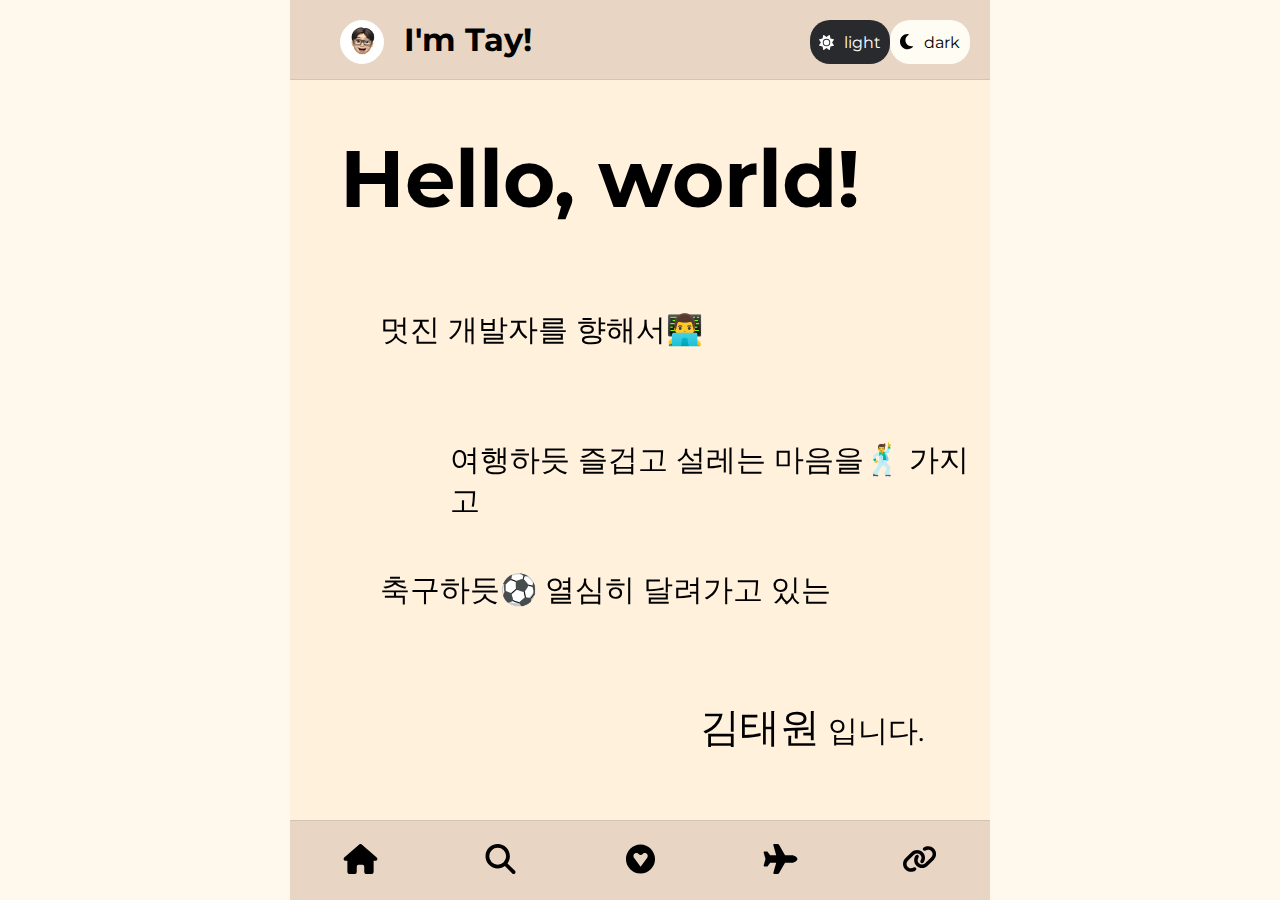
<file: index.html>
<!DOCTYPE html>
<html lang="en">
<head>
    <meta charset="UTF-8">
    <meta http-equiv="X-UA-Compatible" content="IE=edge">
    <meta name="viewport" content="width=device-width, initial-scale=1.0">
    <title>김태원's 자기소개</title>
    <link rel="preconnect" href="https://fonts.googleapis.com">
<link rel="preconnect" href="https://fonts.gstatic.com" crossorigin>
<link href="https://fonts.googleapis.com/css2?family=Montserrat:wght@300;400;500;600;700&family=Poppins:wght@100&display=swap" rel="stylesheet">
    <link rel="stylesheet" href="./main.css">
</head>
<body>
    <div class="wrap">

        <header class="headerContainer">
            <div class="headerBox">

                <h1 class="title"><span><img src="./img/profileicon.png" class="profileImg"></span> I'm Tay!</h1>
                <div class="modeChange">
                    <div class="lightMode"><svg xmlns="http://www.w3.org/2000/svg" viewBox="0 0 512 512"><path d="M361.5 1.2c5 2.1 8.6 6.6 9.6 11.9L391 121l107.9 19.8c5.3 1 9.8 4.6 11.9 9.6s1.5 10.7-1.6 15.2L446.9 256l62.3 90.3c3.1 4.5 3.7 10.2 1.6 15.2s-6.6 8.6-11.9 9.6L391 391 371.1 498.9c-1 5.3-4.6 9.8-9.6 11.9s-10.7 1.5-15.2-1.6L256 446.9l-90.3 62.3c-4.5 3.1-10.2 3.7-15.2 1.6s-8.6-6.6-9.6-11.9L121 391 13.1 371.1c-5.3-1-9.8-4.6-11.9-9.6s-1.5-10.7 1.6-15.2L65.1 256 2.8 165.7c-3.1-4.5-3.7-10.2-1.6-15.2s6.6-8.6 11.9-9.6L121 121 140.9 13.1c1-5.3 4.6-9.8 9.6-11.9s10.7-1.5 15.2 1.6L256 65.1 346.3 2.8c4.5-3.1 10.2-3.7 15.2-1.6zM160 256a96 96 0 1 1 192 0 96 96 0 1 1 -192 0zm224 0a128 128 0 1 0 -256 0 128 128 0 1 0 256 0z"/></svg>light</div>
                    <div class="darkMode"><svg xmlns="http://www.w3.org/2000/svg" viewBox="0 0 384 512"><path d="M223.5 32C100 32 0 132.3 0 256S100 480 223.5 480c60.6 0 115.5-24.2 155.8-63.4c5-4.9 6.3-12.5 3.1-18.7s-10.1-9.7-17-8.5c-9.8 1.7-19.8 2.6-30.1 2.6c-96.9 0-175.5-78.8-175.5-176c0-65.8 36-123.1 89.3-153.3c6.1-3.5 9.2-10.5 7.7-17.3s-7.3-11.9-14.3-12.5c-6.3-.5-12.6-.8-19-.8z"/></svg>dark</div>
                </div>
            </div>
        </header>

        <div class="postContainer">

            <div class="postBox">
                <h2 class="postTitle">Hello, world!</h2>
                <p class="mainPost1">멋진 개발자를 향해서👨‍💻</p>
                <p class="mainPost2">여행하듯 즐겁고 설레는 마음을🕺 가지고</p>
                <p class="mainPost3">축구하듯⚽️ 열심히 달려가고 있는</p>
                <p class="mainPost4"><span>김태원</span> 입니다.</p>
            </div>
        </div>
        
        <nav class="navContainer">
            <ul class="navBox">

                <li class="main">
                    <a href="./index.html"><svg xmlns="http://www.w3.org/2000/svg" viewBox="0 0 576 512"><path d="M575.8 255.5c0 18-15 32.1-32 32.1h-32l.7 160.2c0 2.7-.2 5.4-.5 8.1V472c0 22.1-17.9 40-40 40H456c-1.1 0-2.2 0-3.3-.1c-1.4 .1-2.8 .1-4.2 .1H416 392c-22.1 0-40-17.9-40-40V448 384c0-17.7-14.3-32-32-32H256c-17.7 0-32 14.3-32 32v64 24c0 22.1-17.9 40-40 40H160 128.1c-1.5 0-3-.1-4.5-.2c-1.2 .1-2.4 .2-3.6 .2H104c-22.1 0-40-17.9-40-40V360c0-.9 0-1.9 .1-2.8V287.6H32c-18 0-32-14-32-32.1c0-9 3-17 10-24L266.4 8c7-7 15-8 22-8s15 2 21 7L564.8 231.5c8 7 12 15 11 24z"/></svg></a>
                </li>

                <li class="about">
                    <a href="./about.html"><svg xmlns="http://www.w3.org/2000/svg" viewBox="0 0 512 512"><path d="M416 208c0 45.9-14.9 88.3-40 122.7L502.6 457.4c12.5 12.5 12.5 32.8 0 45.3s-32.8 12.5-45.3 0L330.7 376c-34.4 25.2-76.8 40-122.7 40C93.1 416 0 322.9 0 208S93.1 0 208 0S416 93.1 416 208zM208 352a144 144 0 1 0 0-288 144 144 0 1 0 0 288z"/></svg></a>
                </li>

                <li class="favorite">
                    <a href="./favorite.html"><svg xmlns="http://www.w3.org/2000/svg" viewBox="0 0 496 512"><path d="M248 8C111.1 8 0 119.1 0 256s111.1 248 248 248 248-111.1 248-248S384.9 8 248 8zm114.6 226.4l-113 152.7-112.7-152.7c-8.7-11.9-19.1-50.4 13.6-72 28.1-18.1 54.6-4.2 68.5 11.9 15.9 17.9 46.6 16.9 61.7 0 13.9-16.1 40.4-30 68.1-11.9 32.9 21.6 22.6 60 13.8 72z"/></svg></a>
                </li>

                <li class="travel">
                    <a href="./travel.html" ><svg xmlns="http://www.w3.org/2000/svg" viewBox="0 0 576 512" ><path d="M482.3 192c34.2 0 93.7 29 93.7 64c0 36-59.5 64-93.7 64l-116.6 0L265.2 495.9c-5.7 10-16.3 16.1-27.8 16.1l-56.2 0c-10.6 0-18.3-10.2-15.4-20.4l49-171.6L112 320 68.8 377.6c-3 4-7.8 6.4-12.8 6.4l-42 0c-7.8 0-14-6.3-14-14c0-1.3 .2-2.6 .5-3.9L32 256 .5 145.9c-.4-1.3-.5-2.6-.5-3.9c0-7.8 6.3-14 14-14l42 0c5 0 9.8 2.4 12.8 6.4L112 192l102.9 0-49-171.6C162.9 10.2 170.6 0 181.2 0l56.2 0c11.5 0 22.1 6.2 27.8 16.1L365.7 192l116.6 0z"/></svg></a>
                </li>

                <li class="contact">
                    <a href="./contact.html"><svg xmlns="http://www.w3.org/2000/svg" viewBox="0 0 640 512"><path d="M562.8 267.7c56.5-56.5 56.5-148 0-204.5c-50-50-128.8-56.5-186.3-15.4l-1.6 1.1c-14.4 10.3-17.7 30.3-7.4 44.6s30.3 17.7 44.6 7.4l1.6-1.1c32.1-22.9 76-19.3 103.8 8.6c31.5 31.5 31.5 82.5 0 114L405.3 334.8c-31.5 31.5-82.5 31.5-114 0c-27.9-27.9-31.5-71.8-8.6-103.8l1.1-1.6c10.3-14.4 6.9-34.4-7.4-44.6s-34.4-6.9-44.6 7.4l-1.1 1.6C189.5 251.2 196 330 246 380c56.5 56.5 148 56.5 204.5 0L562.8 267.7zM43.2 244.3c-56.5 56.5-56.5 148 0 204.5c50 50 128.8 56.5 186.3 15.4l1.6-1.1c14.4-10.3 17.7-30.3 7.4-44.6s-30.3-17.7-44.6-7.4l-1.6 1.1c-32.1 22.9-76 19.3-103.8-8.6C57 372 57 321 88.5 289.5L200.7 177.2c31.5-31.5 82.5-31.5 114 0c27.9 27.9 31.5 71.8 8.6 103.9l-1.1 1.6c-10.3 14.4-6.9 34.4 7.4 44.6s34.4 6.9 44.6-7.4l1.1-1.6C416.5 260.8 410 182 360 132c-56.5-56.5-148-56.5-204.5 0L43.2 244.3z"/></svg></a>
                </li>
                
            </ul>
        </nav>
        
    </div>
</body>
</html>
</file>
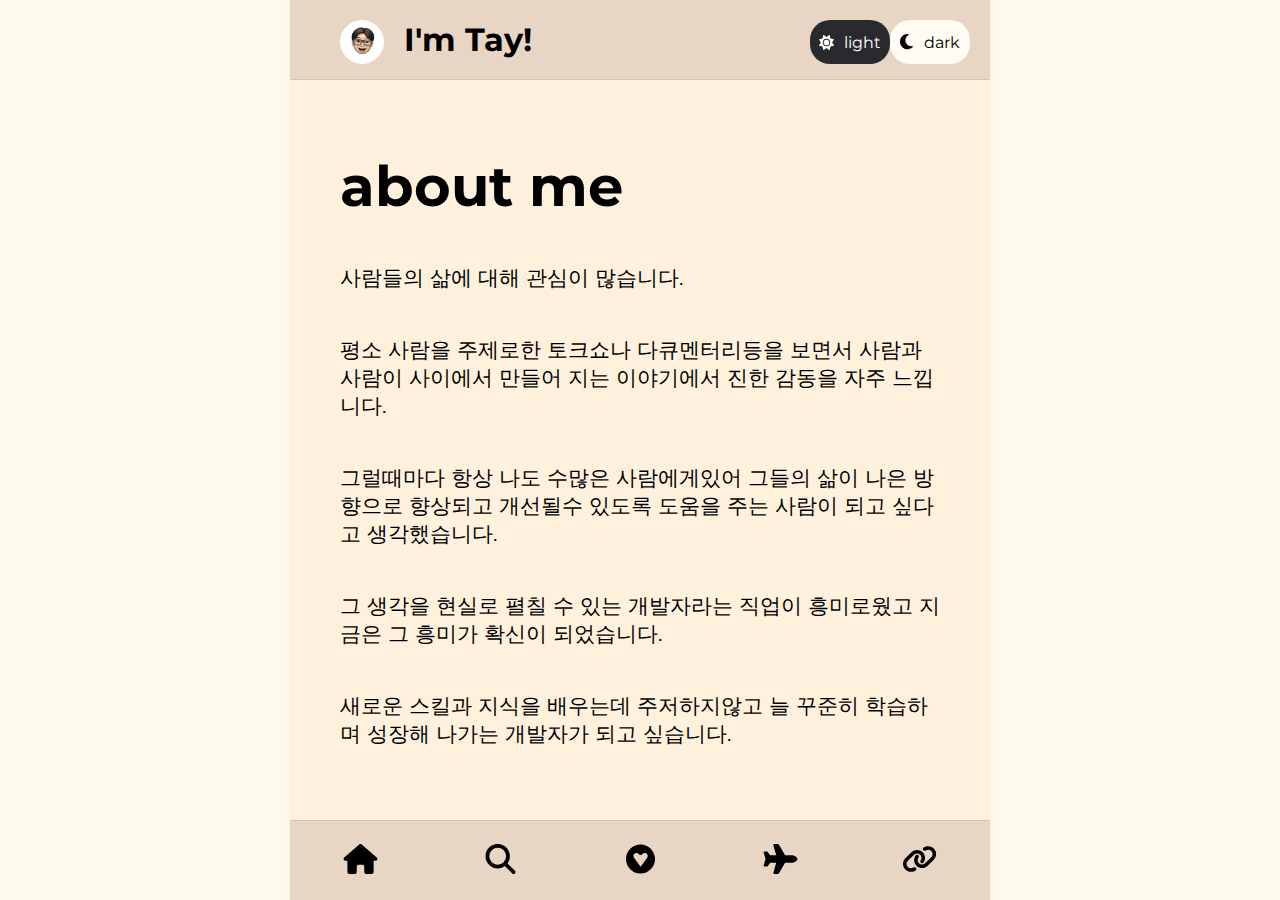
<file: about.html>
<!DOCTYPE html>
<html lang="en">
<head>
    <meta charset="UTF-8">
    <meta http-equiv="X-UA-Compatible" content="IE=edge">
    <meta name="viewport" content="width=device-width, initial-scale=1.0">
    <title>김태원's 자기소개</title>
    <link rel="preconnect" href="https://fonts.googleapis.com">
<link rel="preconnect" href="https://fonts.gstatic.com" crossorigin>
<link href="https://fonts.googleapis.com/css2?family=Montserrat:wght@300;400;500;600;700&family=Poppins:wght@100&display=swap" rel="stylesheet">
    <link rel="stylesheet" href="./main.css">
</head>
<body>
    <div class="wrap">

        <header class="headerContainer">
            <div class="headerBox">

                <h1 class="title"><span><img src="./img/profileicon.png" class="profileImg"></span> I'm Tay!</h1>
                <div class="modeChange">
                    <div class="lightMode"><svg xmlns="http://www.w3.org/2000/svg" viewBox="0 0 512 512"><path d="M361.5 1.2c5 2.1 8.6 6.6 9.6 11.9L391 121l107.9 19.8c5.3 1 9.8 4.6 11.9 9.6s1.5 10.7-1.6 15.2L446.9 256l62.3 90.3c3.1 4.5 3.7 10.2 1.6 15.2s-6.6 8.6-11.9 9.6L391 391 371.1 498.9c-1 5.3-4.6 9.8-9.6 11.9s-10.7 1.5-15.2-1.6L256 446.9l-90.3 62.3c-4.5 3.1-10.2 3.7-15.2 1.6s-8.6-6.6-9.6-11.9L121 391 13.1 371.1c-5.3-1-9.8-4.6-11.9-9.6s-1.5-10.7 1.6-15.2L65.1 256 2.8 165.7c-3.1-4.5-3.7-10.2-1.6-15.2s6.6-8.6 11.9-9.6L121 121 140.9 13.1c1-5.3 4.6-9.8 9.6-11.9s10.7-1.5 15.2 1.6L256 65.1 346.3 2.8c4.5-3.1 10.2-3.7 15.2-1.6zM160 256a96 96 0 1 1 192 0 96 96 0 1 1 -192 0zm224 0a128 128 0 1 0 -256 0 128 128 0 1 0 256 0z"/></svg>light</div>
                    <div class="darkMode"><svg xmlns="http://www.w3.org/2000/svg" viewBox="0 0 384 512"><path d="M223.5 32C100 32 0 132.3 0 256S100 480 223.5 480c60.6 0 115.5-24.2 155.8-63.4c5-4.9 6.3-12.5 3.1-18.7s-10.1-9.7-17-8.5c-9.8 1.7-19.8 2.6-30.1 2.6c-96.9 0-175.5-78.8-175.5-176c0-65.8 36-123.1 89.3-153.3c6.1-3.5 9.2-10.5 7.7-17.3s-7.3-11.9-14.3-12.5c-6.3-.5-12.6-.8-19-.8z"/></svg>dark</div>
                </div>
            </div>
        </header>

        <div class="postContainer">

            <div class="aboutBox">

                <h2 class="aboutTitle">about me</h2>
            
                <p class="aboutText">
                    사람들의 삶에 대해 관심이 많습니다.
                </p>

                <p class="aboutText">
                    평소 사람을 주제로한 토크쇼나 다큐멘터리등을 보면서 사람과 사람이 사이에서 만들어 지는 이야기에서 진한 감동을 자주 느낍니다.
                </p>
                <p class="aboutText">
                    그럴때마다 항상 나도 수많은 사람에게있어 그들의 삶이 나은 방향으로 향상되고 개선될수 있도록 도움을 주는 사람이 되고 싶다고 생각했습니다.
                </p>
                <p class="aboutText">
                    그 생각을 현실로 펼칠 수 있는 개발자라는 직업이 흥미로웠고 지금은 그 흥미가 확신이 되었습니다.
                </p>
                <p class="aboutText">
                    새로운 스킬과 지식을 배우는데 주저하지않고 늘 꾸준히 학습하며 성장해 나가는 개발자가 되고 싶습니다.
                </p>

            </div>
        </div>
        
        <nav class="navContainer">
            <ul class="navBox">

                <li class="main">
                    <a href="./index.html"><svg xmlns="http://www.w3.org/2000/svg" viewBox="0 0 576 512"><path d="M575.8 255.5c0 18-15 32.1-32 32.1h-32l.7 160.2c0 2.7-.2 5.4-.5 8.1V472c0 22.1-17.9 40-40 40H456c-1.1 0-2.2 0-3.3-.1c-1.4 .1-2.8 .1-4.2 .1H416 392c-22.1 0-40-17.9-40-40V448 384c0-17.7-14.3-32-32-32H256c-17.7 0-32 14.3-32 32v64 24c0 22.1-17.9 40-40 40H160 128.1c-1.5 0-3-.1-4.5-.2c-1.2 .1-2.4 .2-3.6 .2H104c-22.1 0-40-17.9-40-40V360c0-.9 0-1.9 .1-2.8V287.6H32c-18 0-32-14-32-32.1c0-9 3-17 10-24L266.4 8c7-7 15-8 22-8s15 2 21 7L564.8 231.5c8 7 12 15 11 24z"/></svg></a>
                </li>

                <li class="about">
                    <a href="./about.html"><svg xmlns="http://www.w3.org/2000/svg" viewBox="0 0 512 512"><path d="M416 208c0 45.9-14.9 88.3-40 122.7L502.6 457.4c12.5 12.5 12.5 32.8 0 45.3s-32.8 12.5-45.3 0L330.7 376c-34.4 25.2-76.8 40-122.7 40C93.1 416 0 322.9 0 208S93.1 0 208 0S416 93.1 416 208zM208 352a144 144 0 1 0 0-288 144 144 0 1 0 0 288z"/></svg></a>
                </li>

                <li class="favorite">
                    <a href="./favorite.html"><svg xmlns="http://www.w3.org/2000/svg" viewBox="0 0 496 512"><path d="M248 8C111.1 8 0 119.1 0 256s111.1 248 248 248 248-111.1 248-248S384.9 8 248 8zm114.6 226.4l-113 152.7-112.7-152.7c-8.7-11.9-19.1-50.4 13.6-72 28.1-18.1 54.6-4.2 68.5 11.9 15.9 17.9 46.6 16.9 61.7 0 13.9-16.1 40.4-30 68.1-11.9 32.9 21.6 22.6 60 13.8 72z"/></svg></a>
                </li>

                <li class="travel">
                    <a href="./travel.html" ><svg xmlns="http://www.w3.org/2000/svg" viewBox="0 0 576 512" ><path d="M482.3 192c34.2 0 93.7 29 93.7 64c0 36-59.5 64-93.7 64l-116.6 0L265.2 495.9c-5.7 10-16.3 16.1-27.8 16.1l-56.2 0c-10.6 0-18.3-10.2-15.4-20.4l49-171.6L112 320 68.8 377.6c-3 4-7.8 6.4-12.8 6.4l-42 0c-7.8 0-14-6.3-14-14c0-1.3 .2-2.6 .5-3.9L32 256 .5 145.9c-.4-1.3-.5-2.6-.5-3.9c0-7.8 6.3-14 14-14l42 0c5 0 9.8 2.4 12.8 6.4L112 192l102.9 0-49-171.6C162.9 10.2 170.6 0 181.2 0l56.2 0c11.5 0 22.1 6.2 27.8 16.1L365.7 192l116.6 0z"/></svg></a>
                </li>

                <li class="contact">
                    <a href="./contact.html"><svg xmlns="http://www.w3.org/2000/svg" viewBox="0 0 640 512"><path d="M562.8 267.7c56.5-56.5 56.5-148 0-204.5c-50-50-128.8-56.5-186.3-15.4l-1.6 1.1c-14.4 10.3-17.7 30.3-7.4 44.6s30.3 17.7 44.6 7.4l1.6-1.1c32.1-22.9 76-19.3 103.8 8.6c31.5 31.5 31.5 82.5 0 114L405.3 334.8c-31.5 31.5-82.5 31.5-114 0c-27.9-27.9-31.5-71.8-8.6-103.8l1.1-1.6c10.3-14.4 6.9-34.4-7.4-44.6s-34.4-6.9-44.6 7.4l-1.1 1.6C189.5 251.2 196 330 246 380c56.5 56.5 148 56.5 204.5 0L562.8 267.7zM43.2 244.3c-56.5 56.5-56.5 148 0 204.5c50 50 128.8 56.5 186.3 15.4l1.6-1.1c14.4-10.3 17.7-30.3 7.4-44.6s-30.3-17.7-44.6-7.4l-1.6 1.1c-32.1 22.9-76 19.3-103.8-8.6C57 372 57 321 88.5 289.5L200.7 177.2c31.5-31.5 82.5-31.5 114 0c27.9 27.9 31.5 71.8 8.6 103.9l-1.1 1.6c-10.3 14.4-6.9 34.4 7.4 44.6s34.4 6.9 44.6-7.4l1.1-1.6C416.5 260.8 410 182 360 132c-56.5-56.5-148-56.5-204.5 0L43.2 244.3z"/></svg></a>
                </li>
                
            </ul>
        </nav>
        
    </div>
</body>
</html>
</file>
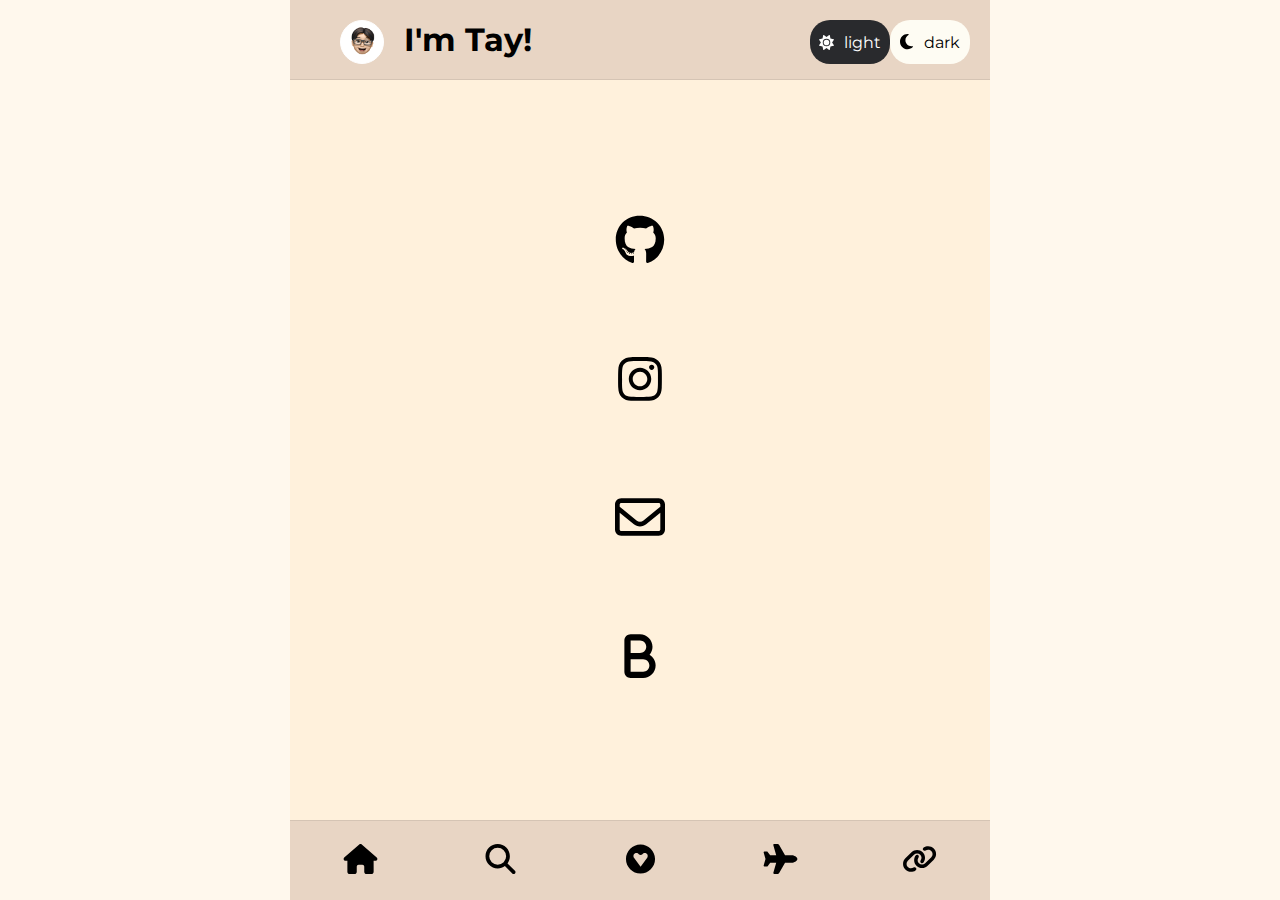
<file: contact.html>
<!DOCTYPE html>
<html lang="en">
<head>
    <meta charset="UTF-8">
    <meta http-equiv="X-UA-Compatible" content="IE=edge">
    <meta name="viewport" content="width=device-width, initial-scale=1.0">
    <title>김태원's 자기소개</title>
    <link rel="preconnect" href="https://fonts.googleapis.com">
<link rel="preconnect" href="https://fonts.gstatic.com" crossorigin>
<link href="https://fonts.googleapis.com/css2?family=Montserrat:wght@300;400;500;600;700&family=Poppins:wght@100&display=swap" rel="stylesheet">
    <link rel="stylesheet" href="./main.css">
</head>
<body>
    <div class="wrap">

        <header class="headerContainer">
            <div class="headerBox">

                <h1 class="title"><span><img src="./img/profileicon.png" class="profileImg"></span> I'm Tay!</h1>
                <div class="modeChange">
                    <div class="lightMode"><svg xmlns="http://www.w3.org/2000/svg" viewBox="0 0 512 512"><path d="M361.5 1.2c5 2.1 8.6 6.6 9.6 11.9L391 121l107.9 19.8c5.3 1 9.8 4.6 11.9 9.6s1.5 10.7-1.6 15.2L446.9 256l62.3 90.3c3.1 4.5 3.7 10.2 1.6 15.2s-6.6 8.6-11.9 9.6L391 391 371.1 498.9c-1 5.3-4.6 9.8-9.6 11.9s-10.7 1.5-15.2-1.6L256 446.9l-90.3 62.3c-4.5 3.1-10.2 3.7-15.2 1.6s-8.6-6.6-9.6-11.9L121 391 13.1 371.1c-5.3-1-9.8-4.6-11.9-9.6s-1.5-10.7 1.6-15.2L65.1 256 2.8 165.7c-3.1-4.5-3.7-10.2-1.6-15.2s6.6-8.6 11.9-9.6L121 121 140.9 13.1c1-5.3 4.6-9.8 9.6-11.9s10.7-1.5 15.2 1.6L256 65.1 346.3 2.8c4.5-3.1 10.2-3.7 15.2-1.6zM160 256a96 96 0 1 1 192 0 96 96 0 1 1 -192 0zm224 0a128 128 0 1 0 -256 0 128 128 0 1 0 256 0z"/></svg>light</div>
                    <div class="darkMode"><svg xmlns="http://www.w3.org/2000/svg" viewBox="0 0 384 512"><path d="M223.5 32C100 32 0 132.3 0 256S100 480 223.5 480c60.6 0 115.5-24.2 155.8-63.4c5-4.9 6.3-12.5 3.1-18.7s-10.1-9.7-17-8.5c-9.8 1.7-19.8 2.6-30.1 2.6c-96.9 0-175.5-78.8-175.5-176c0-65.8 36-123.1 89.3-153.3c6.1-3.5 9.2-10.5 7.7-17.3s-7.3-11.9-14.3-12.5c-6.3-.5-12.6-.8-19-.8z"/></svg>dark</div>
                </div>
            </div>
        </header>

        <div class="postContainer">
                <div class="listBox">
                    
                    <ul class="contactList">
                        <li class="contactListLink" data-tooltip="github">
                            <a href="https://github.com/Taywony" target="_blank"><svg xmlns="http://www.w3.org/2000/svg" class="contactImg" viewBox="0 0 496 512"><!--! Font Awesome Pro 6.3.0 by @fontawesome - https://fontawesome.com License - https://fontawesome.com/license (Commercial License) Copyright 2023 Fonticons, Inc. --><path d="M165.9 397.4c0 2-2.3 3.6-5.2 3.6-3.3.3-5.6-1.3-5.6-3.6 0-2 2.3-3.6 5.2-3.6 3-.3 5.6 1.3 5.6 3.6zm-31.1-4.5c-.7 2 1.3 4.3 4.3 4.9 2.6 1 5.6 0 6.2-2s-1.3-4.3-4.3-5.2c-2.6-.7-5.5.3-6.2 2.3zm44.2-1.7c-2.9.7-4.9 2.6-4.6 4.9.3 2 2.9 3.3 5.9 2.6 2.9-.7 4.9-2.6 4.6-4.6-.3-1.9-3-3.2-5.9-2.9zM244.8 8C106.1 8 0 113.3 0 252c0 110.9 69.8 205.8 169.5 239.2 12.8 2.3 17.3-5.6 17.3-12.1 0-6.2-.3-40.4-.3-61.4 0 0-70 15-84.7-29.8 0 0-11.4-29.1-27.8-36.6 0 0-22.9-15.7 1.6-15.4 0 0 24.9 2 38.6 25.8 21.9 38.6 58.6 27.5 72.9 20.9 2.3-16 8.8-27.1 16-33.7-55.9-6.2-112.3-14.3-112.3-110.5 0-27.5 7.6-41.3 23.6-58.9-2.6-6.5-11.1-33.3 2.6-67.9 20.9-6.5 69 27 69 27 20-5.6 41.5-8.5 62.8-8.5s42.8 2.9 62.8 8.5c0 0 48.1-33.6 69-27 13.7 34.7 5.2 61.4 2.6 67.9 16 17.7 25.8 31.5 25.8 58.9 0 96.5-58.9 104.2-114.8 110.5 9.2 7.9 17 22.9 17 46.4 0 33.7-.3 75.4-.3 83.6 0 6.5 4.6 14.4 17.3 12.1C428.2 457.8 496 362.9 496 252 496 113.3 383.5 8 244.8 8zM97.2 352.9c-1.3 1-1 3.3.7 5.2 1.6 1.6 3.9 2.3 5.2 1 1.3-1 1-3.3-.7-5.2-1.6-1.6-3.9-2.3-5.2-1zm-10.8-8.1c-.7 1.3.3 2.9 2.3 3.9 1.6 1 3.6.7 4.3-.7.7-1.3-.3-2.9-2.3-3.9-2-.6-3.6-.3-4.3.7zm32.4 35.6c-1.6 1.3-1 4.3 1.3 6.2 2.3 2.3 5.2 2.6 6.5 1 1.3-1.3.7-4.3-1.3-6.2-2.2-2.3-5.2-2.6-6.5-1zm-11.4-14.7c-1.6 1-1.6 3.6 0 5.9 1.6 2.3 4.3 3.3 5.6 2.3 1.6-1.3 1.6-3.9 0-6.2-1.4-2.3-4-3.3-5.6-2z"/></svg></a>
                        </li>
                        <li class="contactListLink" data-tooltip="instagram">
                            <a href="https://www.instagram.com/taywony/" target="_blank"><svg xmlns="http://www.w3.org/2000/svg" class="contactImg" viewBox="0 0 448 512"><!--! Font Awesome Pro 6.3.0 by @fontawesome - https://fontawesome.com License - https://fontawesome.com/license (Commercial License) Copyright 2023 Fonticons, Inc. --><path d="M224.1 141c-63.6 0-114.9 51.3-114.9 114.9s51.3 114.9 114.9 114.9S339 319.5 339 255.9 287.7 141 224.1 141zm0 189.6c-41.1 0-74.7-33.5-74.7-74.7s33.5-74.7 74.7-74.7 74.7 33.5 74.7 74.7-33.6 74.7-74.7 74.7zm146.4-194.3c0 14.9-12 26.8-26.8 26.8-14.9 0-26.8-12-26.8-26.8s12-26.8 26.8-26.8 26.8 12 26.8 26.8zm76.1 27.2c-1.7-35.9-9.9-67.7-36.2-93.9-26.2-26.2-58-34.4-93.9-36.2-37-2.1-147.9-2.1-184.9 0-35.8 1.7-67.6 9.9-93.9 36.1s-34.4 58-36.2 93.9c-2.1 37-2.1 147.9 0 184.9 1.7 35.9 9.9 67.7 36.2 93.9s58 34.4 93.9 36.2c37 2.1 147.9 2.1 184.9 0 35.9-1.7 67.7-9.9 93.9-36.2 26.2-26.2 34.4-58 36.2-93.9 2.1-37 2.1-147.8 0-184.8zM398.8 388c-7.8 19.6-22.9 34.7-42.6 42.6-29.5 11.7-99.5 9-132.1 9s-102.7 2.6-132.1-9c-19.6-7.8-34.7-22.9-42.6-42.6-11.7-29.5-9-99.5-9-132.1s-2.6-102.7 9-132.1c7.8-19.6 22.9-34.7 42.6-42.6 29.5-11.7 99.5-9 132.1-9s102.7-2.6 132.1 9c19.6 7.8 34.7 22.9 42.6 42.6 11.7 29.5 9 99.5 9 132.1s2.7 102.7-9 132.1z"/></svg></a>
                        </li>
                        <li class="contactListLink" data-tooltip="mail">
                            <a href="mailto:taewon2659@gmail.com" target="_blank"><svg xmlns="http://www.w3.org/2000/svg" class="contactImg" viewBox="0 0 512 512"><!--! Font Awesome Pro 6.3.0 by @fontawesome - https://fontawesome.com License - https://fontawesome.com/license (Commercial License) Copyright 2023 Fonticons, Inc. --><path d="M64 112c-8.8 0-16 7.2-16 16v22.1L220.5 291.7c20.7 17 50.4 17 71.1 0L464 150.1V128c0-8.8-7.2-16-16-16H64zM48 212.2V384c0 8.8 7.2 16 16 16H448c8.8 0 16-7.2 16-16V212.2L322 328.8c-38.4 31.5-93.7 31.5-132 0L48 212.2zM0 128C0 92.7 28.7 64 64 64H448c35.3 0 64 28.7 64 64V384c0 35.3-28.7 64-64 64H64c-35.3 0-64-28.7-64-64V128z"/></svg></a>
                        </li>
                        <li class="contactListLink" data-tooltip="blog">
                            <a href="https://taywony.tistory.com/" target="_blank"><svg xmlns="http://www.w3.org/2000/svg" class="contactImg" viewBox="0 0 320 512"><!--! Font Awesome Pro 6.3.0 by @fontawesome - https://fontawesome.com License - https://fontawesome.com/license (Commercial License) Copyright 2023 Fonticons, Inc. --><path d="M64 32C28.7 32 0 60.7 0 96V256 416c0 35.3 28.7 64 64 64H192c70.7 0 128-57.3 128-128c0-46.5-24.8-87.3-62-109.7c18.7-22.3 30-51 30-82.3c0-70.7-57.3-128-128-128H64zm96 192H64V96h96c35.3 0 64 28.7 64 64s-28.7 64-64 64zM64 288h96 32c35.3 0 64 28.7 64 64s-28.7 64-64 64H64V288z"/></svg></a>
                        </li>
                    </ul>

            </div>
        </div>
        
        <nav class="navContainer">
            <ul class="navBox">

                <li class="main">
                    <a href="./index.html"><svg xmlns="http://www.w3.org/2000/svg" viewBox="0 0 576 512"><path d="M575.8 255.5c0 18-15 32.1-32 32.1h-32l.7 160.2c0 2.7-.2 5.4-.5 8.1V472c0 22.1-17.9 40-40 40H456c-1.1 0-2.2 0-3.3-.1c-1.4 .1-2.8 .1-4.2 .1H416 392c-22.1 0-40-17.9-40-40V448 384c0-17.7-14.3-32-32-32H256c-17.7 0-32 14.3-32 32v64 24c0 22.1-17.9 40-40 40H160 128.1c-1.5 0-3-.1-4.5-.2c-1.2 .1-2.4 .2-3.6 .2H104c-22.1 0-40-17.9-40-40V360c0-.9 0-1.9 .1-2.8V287.6H32c-18 0-32-14-32-32.1c0-9 3-17 10-24L266.4 8c7-7 15-8 22-8s15 2 21 7L564.8 231.5c8 7 12 15 11 24z"/></svg></a>
                </li>

                <li class="about">
                    <a href="./about.html"><svg xmlns="http://www.w3.org/2000/svg" viewBox="0 0 512 512"><path d="M416 208c0 45.9-14.9 88.3-40 122.7L502.6 457.4c12.5 12.5 12.5 32.8 0 45.3s-32.8 12.5-45.3 0L330.7 376c-34.4 25.2-76.8 40-122.7 40C93.1 416 0 322.9 0 208S93.1 0 208 0S416 93.1 416 208zM208 352a144 144 0 1 0 0-288 144 144 0 1 0 0 288z"/></svg></a>
                </li>

                <li class="favorite">
                    <a href="./favorite.html"><svg xmlns="http://www.w3.org/2000/svg" viewBox="0 0 496 512"><path d="M248 8C111.1 8 0 119.1 0 256s111.1 248 248 248 248-111.1 248-248S384.9 8 248 8zm114.6 226.4l-113 152.7-112.7-152.7c-8.7-11.9-19.1-50.4 13.6-72 28.1-18.1 54.6-4.2 68.5 11.9 15.9 17.9 46.6 16.9 61.7 0 13.9-16.1 40.4-30 68.1-11.9 32.9 21.6 22.6 60 13.8 72z"/></svg></a>
                </li>

                <li class="travel">
                    <a href="./travel.html" ><svg xmlns="http://www.w3.org/2000/svg" viewBox="0 0 576 512" ><path d="M482.3 192c34.2 0 93.7 29 93.7 64c0 36-59.5 64-93.7 64l-116.6 0L265.2 495.9c-5.7 10-16.3 16.1-27.8 16.1l-56.2 0c-10.6 0-18.3-10.2-15.4-20.4l49-171.6L112 320 68.8 377.6c-3 4-7.8 6.4-12.8 6.4l-42 0c-7.8 0-14-6.3-14-14c0-1.3 .2-2.6 .5-3.9L32 256 .5 145.9c-.4-1.3-.5-2.6-.5-3.9c0-7.8 6.3-14 14-14l42 0c5 0 9.8 2.4 12.8 6.4L112 192l102.9 0-49-171.6C162.9 10.2 170.6 0 181.2 0l56.2 0c11.5 0 22.1 6.2 27.8 16.1L365.7 192l116.6 0z"/></svg></a>
                </li>

                <li class="contact">
                    <a href="./contact.html"><svg xmlns="http://www.w3.org/2000/svg" viewBox="0 0 640 512"><path d="M562.8 267.7c56.5-56.5 56.5-148 0-204.5c-50-50-128.8-56.5-186.3-15.4l-1.6 1.1c-14.4 10.3-17.7 30.3-7.4 44.6s30.3 17.7 44.6 7.4l1.6-1.1c32.1-22.9 76-19.3 103.8 8.6c31.5 31.5 31.5 82.5 0 114L405.3 334.8c-31.5 31.5-82.5 31.5-114 0c-27.9-27.9-31.5-71.8-8.6-103.8l1.1-1.6c10.3-14.4 6.9-34.4-7.4-44.6s-34.4-6.9-44.6 7.4l-1.1 1.6C189.5 251.2 196 330 246 380c56.5 56.5 148 56.5 204.5 0L562.8 267.7zM43.2 244.3c-56.5 56.5-56.5 148 0 204.5c50 50 128.8 56.5 186.3 15.4l1.6-1.1c14.4-10.3 17.7-30.3 7.4-44.6s-30.3-17.7-44.6-7.4l-1.6 1.1c-32.1 22.9-76 19.3-103.8-8.6C57 372 57 321 88.5 289.5L200.7 177.2c31.5-31.5 82.5-31.5 114 0c27.9 27.9 31.5 71.8 8.6 103.9l-1.1 1.6c-10.3 14.4-6.9 34.4 7.4 44.6s34.4 6.9 44.6-7.4l1.1-1.6C416.5 260.8 410 182 360 132c-56.5-56.5-148-56.5-204.5 0L43.2 244.3z"/></svg></a>
                </li>
                
            </ul>
        </nav>
        
    </div>
</body>
</html>
</file>
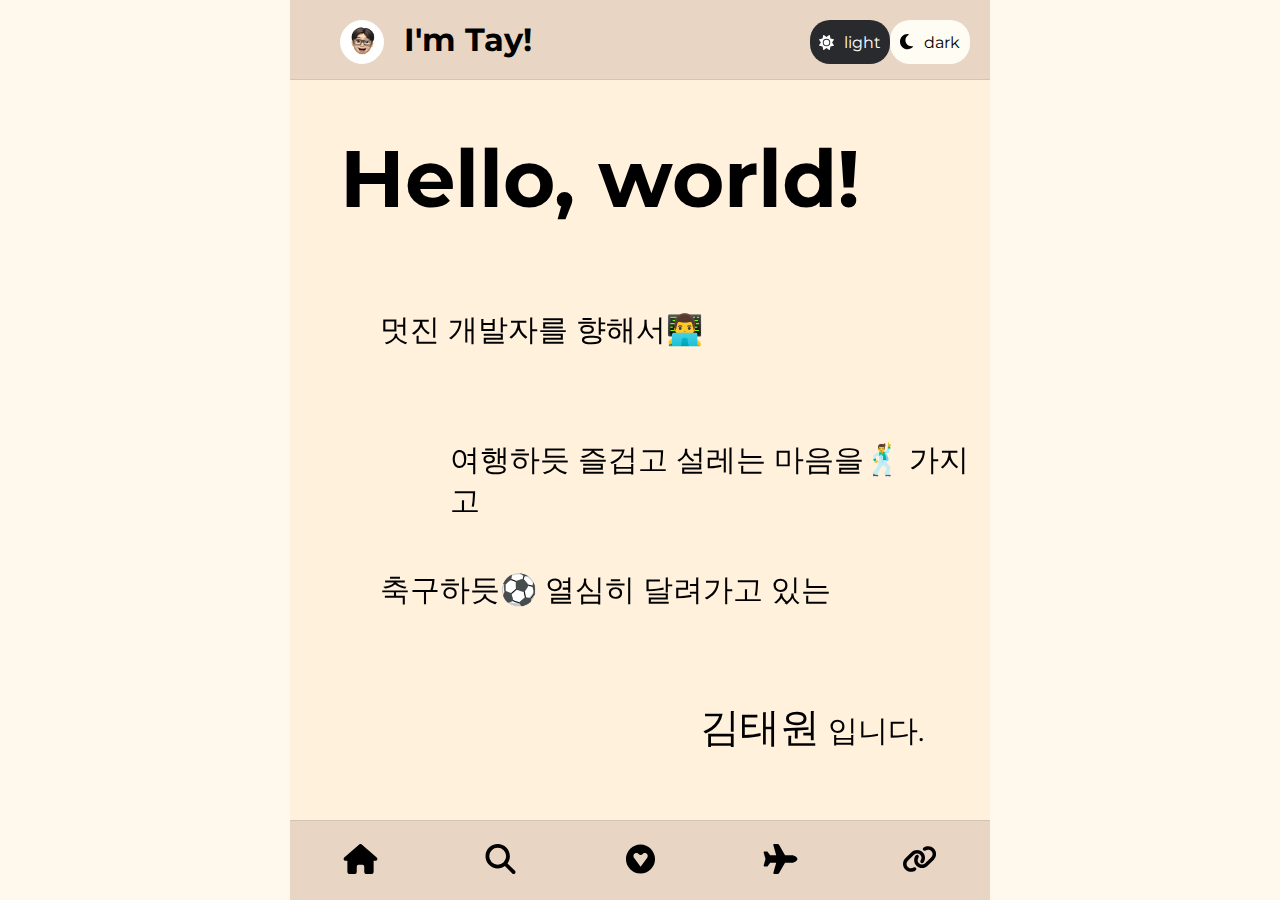
<file: main.html>
<!DOCTYPE html>
<html lang="en">
<head>
    <meta charset="UTF-8">
    <meta http-equiv="X-UA-Compatible" content="IE=edge">
    <meta name="viewport" content="width=device-width, initial-scale=1.0">
    <title>김태원's 자기소개</title>
    <link rel="preconnect" href="https://fonts.googleapis.com">
<link rel="preconnect" href="https://fonts.gstatic.com" crossorigin>
<link href="https://fonts.googleapis.com/css2?family=Montserrat:wght@300;400;500;600;700&family=Poppins:wght@100&display=swap" rel="stylesheet">
    <link rel="stylesheet" href="/main.css">
</head>
<body>
    <div class="wrap">

        <header class="headerContainer">
            <div class="headerBox">

                <h1 class="title"><span><img src="/img/profileicon.png" class="profileImg"></span> I'm Tay!</h1>
                <div class="modeChange">
                    <div class="lightMode"><svg xmlns="http://www.w3.org/2000/svg" viewBox="0 0 512 512"><path d="M361.5 1.2c5 2.1 8.6 6.6 9.6 11.9L391 121l107.9 19.8c5.3 1 9.8 4.6 11.9 9.6s1.5 10.7-1.6 15.2L446.9 256l62.3 90.3c3.1 4.5 3.7 10.2 1.6 15.2s-6.6 8.6-11.9 9.6L391 391 371.1 498.9c-1 5.3-4.6 9.8-9.6 11.9s-10.7 1.5-15.2-1.6L256 446.9l-90.3 62.3c-4.5 3.1-10.2 3.7-15.2 1.6s-8.6-6.6-9.6-11.9L121 391 13.1 371.1c-5.3-1-9.8-4.6-11.9-9.6s-1.5-10.7 1.6-15.2L65.1 256 2.8 165.7c-3.1-4.5-3.7-10.2-1.6-15.2s6.6-8.6 11.9-9.6L121 121 140.9 13.1c1-5.3 4.6-9.8 9.6-11.9s10.7-1.5 15.2 1.6L256 65.1 346.3 2.8c4.5-3.1 10.2-3.7 15.2-1.6zM160 256a96 96 0 1 1 192 0 96 96 0 1 1 -192 0zm224 0a128 128 0 1 0 -256 0 128 128 0 1 0 256 0z"/></svg>light</div>
                    <div class="darkMode"><svg xmlns="http://www.w3.org/2000/svg" viewBox="0 0 384 512"><path d="M223.5 32C100 32 0 132.3 0 256S100 480 223.5 480c60.6 0 115.5-24.2 155.8-63.4c5-4.9 6.3-12.5 3.1-18.7s-10.1-9.7-17-8.5c-9.8 1.7-19.8 2.6-30.1 2.6c-96.9 0-175.5-78.8-175.5-176c0-65.8 36-123.1 89.3-153.3c6.1-3.5 9.2-10.5 7.7-17.3s-7.3-11.9-14.3-12.5c-6.3-.5-12.6-.8-19-.8z"/></svg>dark</div>
                </div>
            </div>
        </header>

        <div class="postContainer">

            <div class="postBox">
                <h2 class="postTitle">Hello, world!</h2>
                <p class="mainPost1">멋진 개발자를 향해서👨‍💻</p>
                <p class="mainPost2">여행하듯 즐겁고 설레는 마음을🕺 가지고</p>
                <p class="mainPost3">축구하듯⚽️ 열심히 달려가고 있는</p>
                <p class="mainPost4"><span>김태원</span> 입니다.</p>
            </div>
        </div>
        
        <nav class="navContainer">
            <ul class="navBox">

                <li class="main">
                    <a href="/main.html"><svg xmlns="http://www.w3.org/2000/svg" viewBox="0 0 576 512"><path d="M575.8 255.5c0 18-15 32.1-32 32.1h-32l.7 160.2c0 2.7-.2 5.4-.5 8.1V472c0 22.1-17.9 40-40 40H456c-1.1 0-2.2 0-3.3-.1c-1.4 .1-2.8 .1-4.2 .1H416 392c-22.1 0-40-17.9-40-40V448 384c0-17.7-14.3-32-32-32H256c-17.7 0-32 14.3-32 32v64 24c0 22.1-17.9 40-40 40H160 128.1c-1.5 0-3-.1-4.5-.2c-1.2 .1-2.4 .2-3.6 .2H104c-22.1 0-40-17.9-40-40V360c0-.9 0-1.9 .1-2.8V287.6H32c-18 0-32-14-32-32.1c0-9 3-17 10-24L266.4 8c7-7 15-8 22-8s15 2 21 7L564.8 231.5c8 7 12 15 11 24z"/></svg></a>
                </li>

                <li class="about">
                    <a href="/about.html"><svg xmlns="http://www.w3.org/2000/svg" viewBox="0 0 512 512"><path d="M416 208c0 45.9-14.9 88.3-40 122.7L502.6 457.4c12.5 12.5 12.5 32.8 0 45.3s-32.8 12.5-45.3 0L330.7 376c-34.4 25.2-76.8 40-122.7 40C93.1 416 0 322.9 0 208S93.1 0 208 0S416 93.1 416 208zM208 352a144 144 0 1 0 0-288 144 144 0 1 0 0 288z"/></svg></a>
                </li>

                <li class="favorite">
                    <a href="/favorite.html"><svg xmlns="http://www.w3.org/2000/svg" viewBox="0 0 496 512"><path d="M248 8C111.1 8 0 119.1 0 256s111.1 248 248 248 248-111.1 248-248S384.9 8 248 8zm114.6 226.4l-113 152.7-112.7-152.7c-8.7-11.9-19.1-50.4 13.6-72 28.1-18.1 54.6-4.2 68.5 11.9 15.9 17.9 46.6 16.9 61.7 0 13.9-16.1 40.4-30 68.1-11.9 32.9 21.6 22.6 60 13.8 72z"/></svg></a>
                </li>

                <li class="travel">
                    <a href="/travel.html" ><svg xmlns="http://www.w3.org/2000/svg" viewBox="0 0 576 512" ><path d="M482.3 192c34.2 0 93.7 29 93.7 64c0 36-59.5 64-93.7 64l-116.6 0L265.2 495.9c-5.7 10-16.3 16.1-27.8 16.1l-56.2 0c-10.6 0-18.3-10.2-15.4-20.4l49-171.6L112 320 68.8 377.6c-3 4-7.8 6.4-12.8 6.4l-42 0c-7.8 0-14-6.3-14-14c0-1.3 .2-2.6 .5-3.9L32 256 .5 145.9c-.4-1.3-.5-2.6-.5-3.9c0-7.8 6.3-14 14-14l42 0c5 0 9.8 2.4 12.8 6.4L112 192l102.9 0-49-171.6C162.9 10.2 170.6 0 181.2 0l56.2 0c11.5 0 22.1 6.2 27.8 16.1L365.7 192l116.6 0z"/></svg></a>
                </li>

                <li class="contact">
                    <a href="/contact.html"><svg xmlns="http://www.w3.org/2000/svg" viewBox="0 0 640 512"><path d="M562.8 267.7c56.5-56.5 56.5-148 0-204.5c-50-50-128.8-56.5-186.3-15.4l-1.6 1.1c-14.4 10.3-17.7 30.3-7.4 44.6s30.3 17.7 44.6 7.4l1.6-1.1c32.1-22.9 76-19.3 103.8 8.6c31.5 31.5 31.5 82.5 0 114L405.3 334.8c-31.5 31.5-82.5 31.5-114 0c-27.9-27.9-31.5-71.8-8.6-103.8l1.1-1.6c10.3-14.4 6.9-34.4-7.4-44.6s-34.4-6.9-44.6 7.4l-1.1 1.6C189.5 251.2 196 330 246 380c56.5 56.5 148 56.5 204.5 0L562.8 267.7zM43.2 244.3c-56.5 56.5-56.5 148 0 204.5c50 50 128.8 56.5 186.3 15.4l1.6-1.1c14.4-10.3 17.7-30.3 7.4-44.6s-30.3-17.7-44.6-7.4l-1.6 1.1c-32.1 22.9-76 19.3-103.8-8.6C57 372 57 321 88.5 289.5L200.7 177.2c31.5-31.5 82.5-31.5 114 0c27.9 27.9 31.5 71.8 8.6 103.9l-1.1 1.6c-10.3 14.4-6.9 34.4 7.4 44.6s34.4 6.9 44.6-7.4l1.1-1.6C416.5 260.8 410 182 360 132c-56.5-56.5-148-56.5-204.5 0L43.2 244.3z"/></svg></a>
                </li>
                
            </ul>
        </nav>
        
    </div>
</body>
</html>
</file>
<file: main.css>
* {
    box-sizing: border-box;
    margin: 0;
    font-family: 'Montserrat', sans-serif;
}

a {
    text-decoration: none;
}

body {
    background-color: rgba(255, 241, 220, 0.5);
    display: flex;
    justify-content: center;
}

.wrap {
    width: 700px;
    height: 100vh;
}

.headerContainer {
    background-color: #E8D5C4;
    width: 700px;
    height: 80px;
    position: fixed;
    top: 0;
    border-bottom: 1px solid rgba(0, 0, 0, 0.08);
}
.title {
    font-size: 32px;
    padding-left: 30px;
    display: flex;

}

.title span {
    width: 44px;
    height: 44px;
    margin-right: 20px;
}

.profileImg {
    width: 44px;
    height: 44px;
    border: 1px solid #fff;
    border-radius: 50%;
    background-color: #fff;
}

.headerBox {
    display: flex;
    justify-content: space-between;
    padding: 20px 20px;
}

.modeChange {
    display: flex;
    font-size: 16px;
}

.lightMode {
    border-radius: 20px;
    width: 80px;
    background-color: #292a2d;
    fill: white;
    color: white;
    display: flex;
    justify-content: space-evenly;
    align-items: center;
}

.darkMode {
    border-radius: 20px;
    width: 80px;
    background-color: #FEFCF3;
    fill: black;
    color: black;
    display: flex;
    justify-content: space-evenly;
    align-items: center;
}

.lightMode svg {
    width: 15px;
}

.darkMode svg {
    width: 13px;
}

.lightMode:hover {
    fill: #38E54D;
    background-color: #53575d;
    cursor: pointer;
}

.darkMode:hover {
    fill: #ead61c;
    background-color: #292828;
    color: white;
    cursor: pointer;
}

.postContainer {
    background-color: #FFF1DC;
    width: 700px;
    height: 100vh;
    padding: 80px 0;
}

.postBox {
    width: 100%;
    height: 100%;
    padding: 50px 50px;
    position: relative;
}

.navBox li {
    list-style: none;
}

.navBox svg {
    width: 35px;
    height: 30px;
    transition: 200ms ease-in-out;
}

.navBox svg:hover {
    transform: scale(0.8);
}

.navContainer {
    background-color: #E8D5C4;
    width: 700px;
    height: 80px;
    position: fixed;
    bottom: 0;
    border-top: 1px solid rgba(0, 0, 0, 0.08);
}

.navBox {
    width: 100%;
    height: 100%;
    display: flex;
    flex-direction: row;
    justify-content: space-around;
    align-items: center;
    padding: 0;
}

.postTitle {
    position: absolute;
    font-size: 80px;
    top: 50px;
}

.mainPost1 {
    position: absolute;
    font-size: 30px;
    top: 230px;
    left: 90px;
}

.mainPost2 {
    position: absolute;
    font-size: 30px;
    top: 360px;
    left: 160px;
}

.mainPost3 {
    position: absolute;
    font-size: 30px;
    top: 490px;
    left: 90px;
}

.mainPost4 {
    position: absolute;
    font-size: 30px;
    top: 620px;
    left: 410px;
}

.mainPost4 span {
    font-size: 40px;
}

.listBox {
    width: 100%;
    height: 100%;
    padding: 50px 50px;
    display: flex;
}

.contactList {
    padding: 0;
    margin: 0 auto;
    list-style: none;
    display: flex;
    flex-direction: column;
    justify-content: space-evenly;
}


.contactImg {
    width: 50px;
    height: 50px;
}

.contactListLink {
    position: relative;
}

.contactListLink::before {
    content: attr(data-tooltip);
    position: absolute;
    width: 200%;
    top: 60px;
    left: -30px;
    padding: 5px 7px;
    text-align: center;
    border-radius: 0.5rem;
    background-color: #2C3333;
    color: #fff;
    opacity: 0;
}

.contactListLink:hover::before {
    opacity: 1;
}

.aboutBox {
    width: 100%;
    height: 100%;
    padding: 50px 50px;
    display: flex;
    flex-direction: column;
    justify-content: space-around;

}

.aboutTitle {
    font-size: 56px;
}

.aboutText {
    font-size: 21px;
}

.favoriteBox {
    width: 100%;
    height: 100%;
    padding: 50px 50px;
}

.music {
    width: 100%;
    height: 300px;
}

.musicTitle, .activityTitle{
    font-size: 38px;
    margin-bottom: 20px;
}

.songs {
    overflow: auto;
    display: flex;
}

.songs img {
    width: 200px;
    height: 200px;
    margin-right: 10px;
    border-radius: 10px;
}

.songs:last-child {
    margin-right: 0;
}

.activity {
    width: 100%;
    height: 300px;
    padding-top: 30px;
}

.things {
    overflow: scroll;
    display: flex;
}


.things img {
    width: 200px;
    height: 200px;
    margin-right: 10px;
    border-radius: 10px;
}

.thingsImg {
    position: relative;
}

.things span {
    width: 200px;
    height: 200px;
    font-size: 24px;
    font-weight: bold;
    text-align: center;
    padding-top: 90px;
    color: #8D7B68;
    position: absolute;
    top: 0;
    left: 0;
    opacity: 0;
}

.thingsImg:hover .imgs{
    opacity: 0.08;
}

.things:hover .ps {
    opacity: 1;
}

.travelBox {
    width: 100%;
    height: 100%;
    padding: 50px 50px;
    overflow: auto;
}

.country {
    font-size: 32px;
    margin-bottom: 10px;
}

.countryImg {
    display: flex;
    overflow: scroll;
}

.countryBox img {
    width: 200px;
    height: 200px;
    margin-right: 10px;
    border-radius: 10px;
}

.countryBox {
    margin-bottom: 40px;
}
</file>
